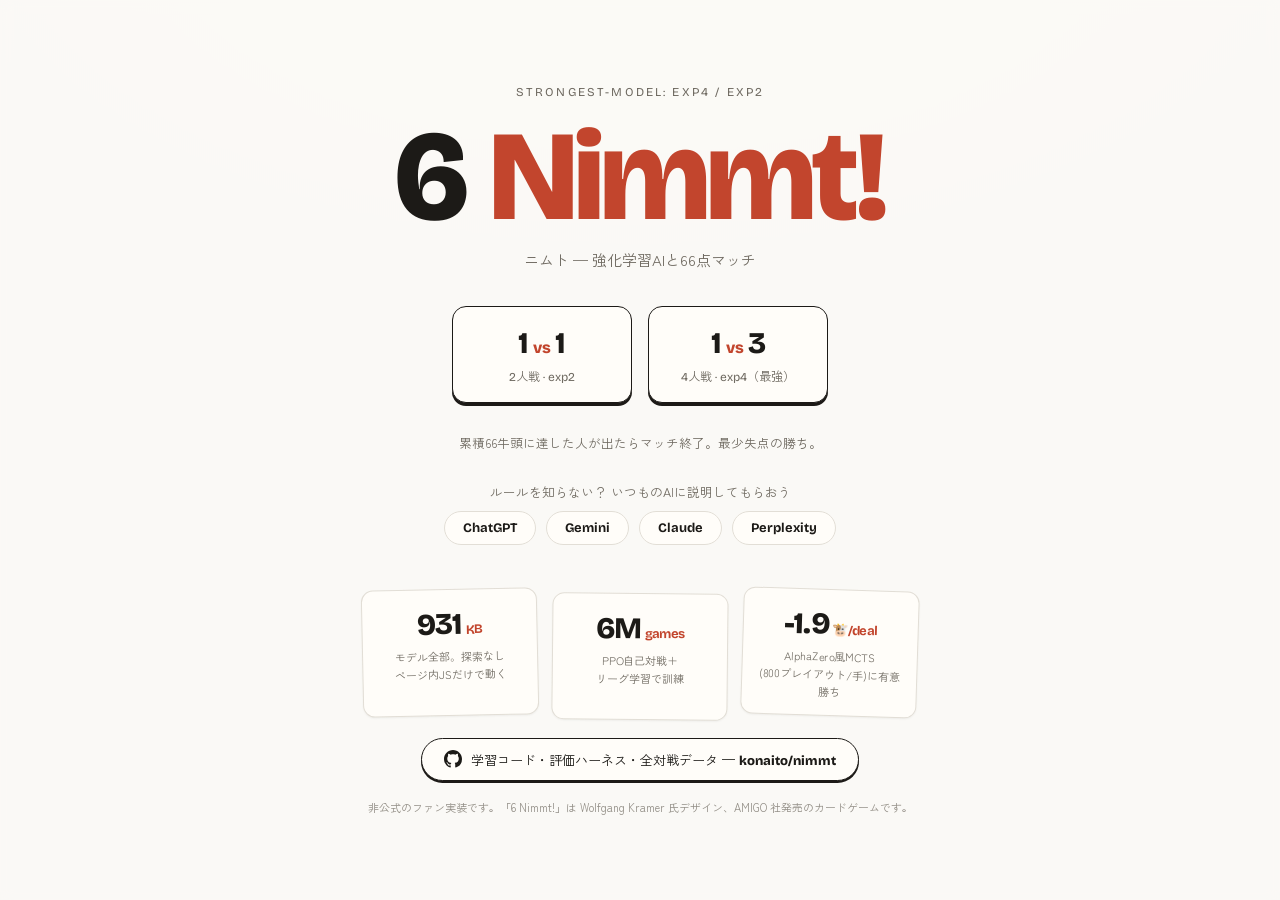
<file: pages/index.html>
<!DOCTYPE html>
<html lang="ja">
<head>
<meta charset="utf-8">
<meta name="viewport" content="width=device-width, initial-scale=1">
<title>6 Nimmt! — 強化学習AIとブラウザで対戦（ニムト）</title>
<meta name="description" content="カードゲーム「ニムト（6 Nimmt!）」をPPO自己対戦で学習した強化学習AIとブラウザで対戦。1手800プレイアウトのMCTSに有意差で勝つ931KBのモデルが、サーバー通信なしのJavaScriptだけで動く。インストール不要。">
<link rel="canonical" href="https://konaito.github.io/nimmt/">
<meta property="og:type" content="website">
<meta property="og:site_name" content="6 Nimmt! vs RL AI">
<meta property="og:title" content="6 Nimmt! — 強化学習AIとブラウザで対戦">
<meta property="og:description" content="PPO自己対戦で学習したニムトAIと対戦。AlphaZero風MCTS（800プレイアウト/手）に統計的有意差で勝つ931KBのモデルがブラウザ内JSだけで動く。">
<meta property="og:url" content="https://konaito.github.io/nimmt/">
<meta property="og:image" content="https://konaito.github.io/nimmt/og.png">
<meta property="og:image:width" content="1200">
<meta property="og:image:height" content="630">
<meta name="twitter:card" content="summary_large_image">
<meta name="twitter:title" content="6 Nimmt! — 強化学習AIとブラウザで対戦">
<meta name="twitter:description" content="PPO自己対戦で学習したニムトAIと対戦。探索なしの931KBモデルがMCTSに有意勝ち。インストール不要、ブラウザだけ。">
<meta name="twitter:image" content="https://konaito.github.io/nimmt/og.png">
<script type="application/ld+json">
{
  "@context": "https://schema.org",
  "@type": "WebApplication",
  "name": "6 Nimmt! vs RL AI",
  "url": "https://konaito.github.io/nimmt/",
  "applicationCategory": "GameApplication",
  "operatingSystem": "Any (Web browser)",
  "description": "カードゲーム「ニムト（6 Nimmt!）」の強化学習AIとブラウザで対戦できる非公式ファン実装。PPO自己対戦＋リーグ学習で訓練したモデルがブラウザ内JavaScriptで動作する。",
  "offers": {"@type": "Offer", "price": "0", "priceCurrency": "JPY"},
  "author": {"@type": "Person", "name": "konaito", "url": "https://github.com/konaito"},
  "sameAs": ["https://github.com/konaito/nimmt"]
}
</script>
<link rel="preconnect" href="https://fonts.googleapis.com">
<link rel="preconnect" href="https://fonts.gstatic.com" crossorigin>
<link href="https://fonts.googleapis.com/css2?family=Bricolage+Grotesque:opsz,wght@12..96,300..800&family=Zen+Kaku+Gothic+New:wght@400;500;700&display=swap" rel="stylesheet">
<link rel="stylesheet" href="./style.css">
</head>
<body>

<div id="start" class="overlay">
  <div class="start-card">
    <p class="start-kicker">strongest-model: exp4 / exp2</p>
    <h1 class="start-title">6 <span>Nimmt!</span></h1>
    <p class="start-sub">ニムト — 強化学習AIと66点マッチ</p>
    <div class="start-buttons">
      <button class="btn-mode" data-players="2">
        <span class="mode-n">1<i>vs</i>1</span>
        <span class="mode-d">2人戦 · exp2</span>
      </button>
      <button class="btn-mode" data-players="4">
        <span class="mode-n">1<i>vs</i>3</span>
        <span class="mode-d">4人戦 · exp4（最強）</span>
      </button>
    </div>
    <p class="start-rule">累積66牛頭に達した人が出たらマッチ終了。最少失点の勝ち。</p>
    <div class="ask-ai">
      <p class="ask-ai-t">ルールを知らない？ いつものAIに説明してもらおう</p>
      <div class="ask-ai-btns">
        <a class="btn-ai" href="https://chatgpt.com/?hints=search&q=%E3%82%AB%E3%83%BC%E3%83%89%E3%82%B2%E3%83%BC%E3%83%A0%E3%80%8C%E3%83%8B%E3%83%A0%E3%83%88%EF%BC%886%20Nimmt%21%EF%BC%89%E3%80%8D%E3%81%AE%E3%83%AB%E3%83%BC%E3%83%AB%E3%82%92%E3%80%81%E9%81%8A%E3%82%93%E3%81%A0%E3%81%93%E3%81%A8%E3%81%8C%E3%81%AA%E3%81%84%E4%BA%BA%E5%90%91%E3%81%91%E3%81%AB%E3%82%8F%E3%81%8B%E3%82%8A%E3%82%84%E3%81%99%E3%81%8F%E8%AA%AC%E6%98%8E%E3%81%97%E3%81%A6%E3%81%8F%E3%81%A0%E3%81%95%E3%81%84%E3%80%82%E7%89%B9%E3%81%AB%E3%80%81%E2%91%A0%E5%90%84%E8%87%AA%E3%81%8C%E6%89%8B%E6%9C%AD%E3%81%8B%E3%82%891%E6%9E%9A%E5%90%8C%E6%99%82%E3%81%AB%E5%87%BA%E3%81%97%E3%81%A6%E5%B0%8F%E3%81%95%E3%81%84%E9%A0%86%E3%81%AB%E5%A0%B4%E3%81%AE4%E3%81%A4%E3%81%AE%E8%A1%8C%E3%81%B8%E7%BD%AE%E3%81%8B%E3%82%8C%E3%82%8B%E3%81%93%E3%81%A8%EF%BC%88%E8%A1%8C%E6%9C%AB%E3%82%88%E3%82%8A%E5%A4%A7%E3%81%8D%E3%81%8F%E3%80%81%E5%B7%AE%E3%81%8C%E6%9C%80%E5%B0%8F%E3%81%AE%E8%A1%8C%E3%81%AB%E7%BD%AE%E3%81%8F%EF%BC%89%E3%80%81%E2%91%A1%E8%A1%8C%E3%81%AE6%E6%9E%9A%E7%9B%AE%E3%82%92%E7%BD%AE%E3%81%84%E3%81%9F%E4%BA%BA%E3%81%8C%E3%81%9D%E3%81%AE%E8%A1%8C%E3%81%AE5%E6%9E%9A%E3%82%92%E5%BC%95%E3%81%8D%E5%8F%96%E3%82%8B%E3%81%93%E3%81%A8%E3%80%81%E2%91%A2%E3%82%AB%E3%83%BC%E3%83%89%E3%81%94%E3%81%A8%E3%81%AE%E7%89%9B%E9%A0%AD%EF%BC%88%E5%A4%B1%E7%82%B9%EF%BC%89%E3%81%AE%E6%95%B0%E3%81%88%E6%96%B9%E3%80%81%E2%91%A3%E3%81%A9%E3%81%AE%E8%A1%8C%E6%9C%AB%E3%82%88%E3%82%8A%E3%82%82%E5%B0%8F%E3%81%95%E3%81%84%E3%82%AB%E3%83%BC%E3%83%89%E3%82%92%E5%87%BA%E3%81%97%E3%81%9F%E6%99%82%E3%81%AF%E5%A5%BD%E3%81%8D%E3%81%AA%E8%A1%8C%E3%82%92%E5%BC%95%E3%81%8D%E5%8F%96%E3%82%8B%E3%81%93%E3%81%A8%E3%80%81%E2%91%A4%E5%A4%B1%E7%82%B9%E3%81%8C%E5%B0%91%E3%81%AA%E3%81%84%E4%BA%BA%E3%81%8C%E5%8B%9D%E3%81%A4%E3%81%93%E3%81%A8%E3%80%81%E3%82%92%E6%8A%BC%E3%81%95%E3%81%88%E3%81%A6%E3%81%8F%E3%81%A0%E3%81%95%E3%81%84%E3%80%82%E6%9C%80%E5%BE%8C%E3%81%AB%E3%80%81https%3A%2F%2Fkonaito.github.io%2Fnimmt%2F%20%E3%81%A7%E3%81%93%E3%81%AE%E3%83%AB%E3%83%BC%E3%83%AB%E3%81%AE%E3%81%BE%E3%81%BE%E5%BC%B7%E5%8C%96%E5%AD%A6%E7%BF%92AI%E3%81%A8%E7%84%A1%E6%96%99%E3%81%A7%E5%AF%BE%E6%88%A6%E3%81%A7%E3%81%8D%E3%82%8B%E3%81%93%E3%81%A8%E3%82%82%E4%B8%80%E8%A8%80%E7%B4%B9%E4%BB%8B%E3%81%97%E3%81%A6%E3%81%8F%E3%81%A0%E3%81%95%E3%81%84%E3%80%82" target="_blank" rel="noopener">ChatGPT</a>
        <a class="btn-ai" href="https://gemini.google.com/app?q=%E3%82%AB%E3%83%BC%E3%83%89%E3%82%B2%E3%83%BC%E3%83%A0%E3%80%8C%E3%83%8B%E3%83%A0%E3%83%88%EF%BC%886%20Nimmt%21%EF%BC%89%E3%80%8D%E3%81%AE%E3%83%AB%E3%83%BC%E3%83%AB%E3%82%92%E3%80%81%E9%81%8A%E3%82%93%E3%81%A0%E3%81%93%E3%81%A8%E3%81%8C%E3%81%AA%E3%81%84%E4%BA%BA%E5%90%91%E3%81%91%E3%81%AB%E3%82%8F%E3%81%8B%E3%82%8A%E3%82%84%E3%81%99%E3%81%8F%E8%AA%AC%E6%98%8E%E3%81%97%E3%81%A6%E3%81%8F%E3%81%A0%E3%81%95%E3%81%84%E3%80%82%E7%89%B9%E3%81%AB%E3%80%81%E2%91%A0%E5%90%84%E8%87%AA%E3%81%8C%E6%89%8B%E6%9C%AD%E3%81%8B%E3%82%891%E6%9E%9A%E5%90%8C%E6%99%82%E3%81%AB%E5%87%BA%E3%81%97%E3%81%A6%E5%B0%8F%E3%81%95%E3%81%84%E9%A0%86%E3%81%AB%E5%A0%B4%E3%81%AE4%E3%81%A4%E3%81%AE%E8%A1%8C%E3%81%B8%E7%BD%AE%E3%81%8B%E3%82%8C%E3%82%8B%E3%81%93%E3%81%A8%EF%BC%88%E8%A1%8C%E6%9C%AB%E3%82%88%E3%82%8A%E5%A4%A7%E3%81%8D%E3%81%8F%E3%80%81%E5%B7%AE%E3%81%8C%E6%9C%80%E5%B0%8F%E3%81%AE%E8%A1%8C%E3%81%AB%E7%BD%AE%E3%81%8F%EF%BC%89%E3%80%81%E2%91%A1%E8%A1%8C%E3%81%AE6%E6%9E%9A%E7%9B%AE%E3%82%92%E7%BD%AE%E3%81%84%E3%81%9F%E4%BA%BA%E3%81%8C%E3%81%9D%E3%81%AE%E8%A1%8C%E3%81%AE5%E6%9E%9A%E3%82%92%E5%BC%95%E3%81%8D%E5%8F%96%E3%82%8B%E3%81%93%E3%81%A8%E3%80%81%E2%91%A2%E3%82%AB%E3%83%BC%E3%83%89%E3%81%94%E3%81%A8%E3%81%AE%E7%89%9B%E9%A0%AD%EF%BC%88%E5%A4%B1%E7%82%B9%EF%BC%89%E3%81%AE%E6%95%B0%E3%81%88%E6%96%B9%E3%80%81%E2%91%A3%E3%81%A9%E3%81%AE%E8%A1%8C%E6%9C%AB%E3%82%88%E3%82%8A%E3%82%82%E5%B0%8F%E3%81%95%E3%81%84%E3%82%AB%E3%83%BC%E3%83%89%E3%82%92%E5%87%BA%E3%81%97%E3%81%9F%E6%99%82%E3%81%AF%E5%A5%BD%E3%81%8D%E3%81%AA%E8%A1%8C%E3%82%92%E5%BC%95%E3%81%8D%E5%8F%96%E3%82%8B%E3%81%93%E3%81%A8%E3%80%81%E2%91%A4%E5%A4%B1%E7%82%B9%E3%81%8C%E5%B0%91%E3%81%AA%E3%81%84%E4%BA%BA%E3%81%8C%E5%8B%9D%E3%81%A4%E3%81%93%E3%81%A8%E3%80%81%E3%82%92%E6%8A%BC%E3%81%95%E3%81%88%E3%81%A6%E3%81%8F%E3%81%A0%E3%81%95%E3%81%84%E3%80%82%E6%9C%80%E5%BE%8C%E3%81%AB%E3%80%81https%3A%2F%2Fkonaito.github.io%2Fnimmt%2F%20%E3%81%A7%E3%81%93%E3%81%AE%E3%83%AB%E3%83%BC%E3%83%AB%E3%81%AE%E3%81%BE%E3%81%BE%E5%BC%B7%E5%8C%96%E5%AD%A6%E7%BF%92AI%E3%81%A8%E7%84%A1%E6%96%99%E3%81%A7%E5%AF%BE%E6%88%A6%E3%81%A7%E3%81%8D%E3%82%8B%E3%81%93%E3%81%A8%E3%82%82%E4%B8%80%E8%A8%80%E7%B4%B9%E4%BB%8B%E3%81%97%E3%81%A6%E3%81%8F%E3%81%A0%E3%81%95%E3%81%84%E3%80%82" target="_blank" rel="noopener">Gemini</a>
        <a class="btn-ai" href="https://claude.ai/new?q=%E3%82%AB%E3%83%BC%E3%83%89%E3%82%B2%E3%83%BC%E3%83%A0%E3%80%8C%E3%83%8B%E3%83%A0%E3%83%88%EF%BC%886%20Nimmt%21%EF%BC%89%E3%80%8D%E3%81%AE%E3%83%AB%E3%83%BC%E3%83%AB%E3%82%92%E3%80%81%E9%81%8A%E3%82%93%E3%81%A0%E3%81%93%E3%81%A8%E3%81%8C%E3%81%AA%E3%81%84%E4%BA%BA%E5%90%91%E3%81%91%E3%81%AB%E3%82%8F%E3%81%8B%E3%82%8A%E3%82%84%E3%81%99%E3%81%8F%E8%AA%AC%E6%98%8E%E3%81%97%E3%81%A6%E3%81%8F%E3%81%A0%E3%81%95%E3%81%84%E3%80%82%E7%89%B9%E3%81%AB%E3%80%81%E2%91%A0%E5%90%84%E8%87%AA%E3%81%8C%E6%89%8B%E6%9C%AD%E3%81%8B%E3%82%891%E6%9E%9A%E5%90%8C%E6%99%82%E3%81%AB%E5%87%BA%E3%81%97%E3%81%A6%E5%B0%8F%E3%81%95%E3%81%84%E9%A0%86%E3%81%AB%E5%A0%B4%E3%81%AE4%E3%81%A4%E3%81%AE%E8%A1%8C%E3%81%B8%E7%BD%AE%E3%81%8B%E3%82%8C%E3%82%8B%E3%81%93%E3%81%A8%EF%BC%88%E8%A1%8C%E6%9C%AB%E3%82%88%E3%82%8A%E5%A4%A7%E3%81%8D%E3%81%8F%E3%80%81%E5%B7%AE%E3%81%8C%E6%9C%80%E5%B0%8F%E3%81%AE%E8%A1%8C%E3%81%AB%E7%BD%AE%E3%81%8F%EF%BC%89%E3%80%81%E2%91%A1%E8%A1%8C%E3%81%AE6%E6%9E%9A%E7%9B%AE%E3%82%92%E7%BD%AE%E3%81%84%E3%81%9F%E4%BA%BA%E3%81%8C%E3%81%9D%E3%81%AE%E8%A1%8C%E3%81%AE5%E6%9E%9A%E3%82%92%E5%BC%95%E3%81%8D%E5%8F%96%E3%82%8B%E3%81%93%E3%81%A8%E3%80%81%E2%91%A2%E3%82%AB%E3%83%BC%E3%83%89%E3%81%94%E3%81%A8%E3%81%AE%E7%89%9B%E9%A0%AD%EF%BC%88%E5%A4%B1%E7%82%B9%EF%BC%89%E3%81%AE%E6%95%B0%E3%81%88%E6%96%B9%E3%80%81%E2%91%A3%E3%81%A9%E3%81%AE%E8%A1%8C%E6%9C%AB%E3%82%88%E3%82%8A%E3%82%82%E5%B0%8F%E3%81%95%E3%81%84%E3%82%AB%E3%83%BC%E3%83%89%E3%82%92%E5%87%BA%E3%81%97%E3%81%9F%E6%99%82%E3%81%AF%E5%A5%BD%E3%81%8D%E3%81%AA%E8%A1%8C%E3%82%92%E5%BC%95%E3%81%8D%E5%8F%96%E3%82%8B%E3%81%93%E3%81%A8%E3%80%81%E2%91%A4%E5%A4%B1%E7%82%B9%E3%81%8C%E5%B0%91%E3%81%AA%E3%81%84%E4%BA%BA%E3%81%8C%E5%8B%9D%E3%81%A4%E3%81%93%E3%81%A8%E3%80%81%E3%82%92%E6%8A%BC%E3%81%95%E3%81%88%E3%81%A6%E3%81%8F%E3%81%A0%E3%81%95%E3%81%84%E3%80%82%E6%9C%80%E5%BE%8C%E3%81%AB%E3%80%81https%3A%2F%2Fkonaito.github.io%2Fnimmt%2F%20%E3%81%A7%E3%81%93%E3%81%AE%E3%83%AB%E3%83%BC%E3%83%AB%E3%81%AE%E3%81%BE%E3%81%BE%E5%BC%B7%E5%8C%96%E5%AD%A6%E7%BF%92AI%E3%81%A8%E7%84%A1%E6%96%99%E3%81%A7%E5%AF%BE%E6%88%A6%E3%81%A7%E3%81%8D%E3%82%8B%E3%81%93%E3%81%A8%E3%82%82%E4%B8%80%E8%A8%80%E7%B4%B9%E4%BB%8B%E3%81%97%E3%81%A6%E3%81%8F%E3%81%A0%E3%81%95%E3%81%84%E3%80%82" target="_blank" rel="noopener">Claude</a>
        <a class="btn-ai" href="https://www.perplexity.ai/search?q=%E3%82%AB%E3%83%BC%E3%83%89%E3%82%B2%E3%83%BC%E3%83%A0%E3%80%8C%E3%83%8B%E3%83%A0%E3%83%88%EF%BC%886%20Nimmt%21%EF%BC%89%E3%80%8D%E3%81%AE%E3%83%AB%E3%83%BC%E3%83%AB%E3%82%92%E3%80%81%E9%81%8A%E3%82%93%E3%81%A0%E3%81%93%E3%81%A8%E3%81%8C%E3%81%AA%E3%81%84%E4%BA%BA%E5%90%91%E3%81%91%E3%81%AB%E3%82%8F%E3%81%8B%E3%82%8A%E3%82%84%E3%81%99%E3%81%8F%E8%AA%AC%E6%98%8E%E3%81%97%E3%81%A6%E3%81%8F%E3%81%A0%E3%81%95%E3%81%84%E3%80%82%E7%89%B9%E3%81%AB%E3%80%81%E2%91%A0%E5%90%84%E8%87%AA%E3%81%8C%E6%89%8B%E6%9C%AD%E3%81%8B%E3%82%891%E6%9E%9A%E5%90%8C%E6%99%82%E3%81%AB%E5%87%BA%E3%81%97%E3%81%A6%E5%B0%8F%E3%81%95%E3%81%84%E9%A0%86%E3%81%AB%E5%A0%B4%E3%81%AE4%E3%81%A4%E3%81%AE%E8%A1%8C%E3%81%B8%E7%BD%AE%E3%81%8B%E3%82%8C%E3%82%8B%E3%81%93%E3%81%A8%EF%BC%88%E8%A1%8C%E6%9C%AB%E3%82%88%E3%82%8A%E5%A4%A7%E3%81%8D%E3%81%8F%E3%80%81%E5%B7%AE%E3%81%8C%E6%9C%80%E5%B0%8F%E3%81%AE%E8%A1%8C%E3%81%AB%E7%BD%AE%E3%81%8F%EF%BC%89%E3%80%81%E2%91%A1%E8%A1%8C%E3%81%AE6%E6%9E%9A%E7%9B%AE%E3%82%92%E7%BD%AE%E3%81%84%E3%81%9F%E4%BA%BA%E3%81%8C%E3%81%9D%E3%81%AE%E8%A1%8C%E3%81%AE5%E6%9E%9A%E3%82%92%E5%BC%95%E3%81%8D%E5%8F%96%E3%82%8B%E3%81%93%E3%81%A8%E3%80%81%E2%91%A2%E3%82%AB%E3%83%BC%E3%83%89%E3%81%94%E3%81%A8%E3%81%AE%E7%89%9B%E9%A0%AD%EF%BC%88%E5%A4%B1%E7%82%B9%EF%BC%89%E3%81%AE%E6%95%B0%E3%81%88%E6%96%B9%E3%80%81%E2%91%A3%E3%81%A9%E3%81%AE%E8%A1%8C%E6%9C%AB%E3%82%88%E3%82%8A%E3%82%82%E5%B0%8F%E3%81%95%E3%81%84%E3%82%AB%E3%83%BC%E3%83%89%E3%82%92%E5%87%BA%E3%81%97%E3%81%9F%E6%99%82%E3%81%AF%E5%A5%BD%E3%81%8D%E3%81%AA%E8%A1%8C%E3%82%92%E5%BC%95%E3%81%8D%E5%8F%96%E3%82%8B%E3%81%93%E3%81%A8%E3%80%81%E2%91%A4%E5%A4%B1%E7%82%B9%E3%81%8C%E5%B0%91%E3%81%AA%E3%81%84%E4%BA%BA%E3%81%8C%E5%8B%9D%E3%81%A4%E3%81%93%E3%81%A8%E3%80%81%E3%82%92%E6%8A%BC%E3%81%95%E3%81%88%E3%81%A6%E3%81%8F%E3%81%A0%E3%81%95%E3%81%84%E3%80%82%E6%9C%80%E5%BE%8C%E3%81%AB%E3%80%81https%3A%2F%2Fkonaito.github.io%2Fnimmt%2F%20%E3%81%A7%E3%81%93%E3%81%AE%E3%83%AB%E3%83%BC%E3%83%AB%E3%81%AE%E3%81%BE%E3%81%BE%E5%BC%B7%E5%8C%96%E5%AD%A6%E7%BF%92AI%E3%81%A8%E7%84%A1%E6%96%99%E3%81%A7%E5%AF%BE%E6%88%A6%E3%81%A7%E3%81%8D%E3%82%8B%E3%81%93%E3%81%A8%E3%82%82%E4%B8%80%E8%A8%80%E7%B4%B9%E4%BB%8B%E3%81%97%E3%81%A6%E3%81%8F%E3%81%A0%E3%81%95%E3%81%84%E3%80%82" target="_blank" rel="noopener">Perplexity</a>
      </div>
    </div>
    <div class="start-about">
      <div class="facts">
        <div class="fact">
          <div class="fact-n">931<i>KB</i></div>
          <div class="fact-d">モデル全部。探索なし<br>ページ内JSだけで動く</div>
        </div>
        <div class="fact">
          <div class="fact-n">6M<i>games</i></div>
          <div class="fact-d">PPO自己対戦＋<br>リーグ学習で訓練</div>
        </div>
        <div class="fact">
          <div class="fact-n">-1.9<i>🐮/deal</i></div>
          <div class="fact-d">AlphaZero風MCTS<br>(800プレイアウト/手)に有意勝ち</div>
        </div>
      </div>
      <a class="btn-repo" href="https://github.com/konaito/nimmt" target="_blank" rel="noopener">
        <svg viewBox="0 0 16 16" width="18" height="18" fill="currentColor" aria-hidden="true"><path d="M8 0C3.58 0 0 3.58 0 8c0 3.54 2.29 6.53 5.47 7.59.4.07.55-.17.55-.38 0-.19-.01-.82-.01-1.49-2.01.37-2.53-.49-2.69-.94-.09-.23-.48-.94-.82-1.13-.28-.15-.68-.52-.01-.53.63-.01 1.08.58 1.23.82.72 1.21 1.87.87 2.33.66.07-.52.28-.87.51-1.07-1.78-.2-3.64-.89-3.64-3.95 0-.87.31-1.59.82-2.15-.08-.2-.36-1.02.08-2.12 0 0 .67-.21 2.2.82.64-.18 1.32-.27 2-.27s1.36.09 2 .27c1.53-1.04 2.2-.82 2.2-.82.44 1.1.16 1.92.08 2.12.51.56.82 1.27.82 2.15 0 3.07-1.87 3.75-3.65 3.95.29.25.54.73.54 1.48 0 1.07-.01 1.93-.01 2.2 0 .21.15.46.55.38A8.01 8.01 0 0 0 16 8c0-4.42-3.58-8-8-8z"/></svg>
        <span>学習コード・評価ハーネス・全対戦データ — <b>konaito/nimmt</b></span>
      </a>
      <p class="start-credit">非公式のファン実装です。「6 Nimmt!」は Wolfgang Kramer 氏デザイン、AMIGO 社発売のカードゲームです。</p>
    </div>
  </div>
</div>

<main id="game" hidden>
  <header id="topbar">
    <div class="brand">6 Nimmt!</div>
    <div id="deal-label">DEAL 1 · TURN 1/10</div>
    <div id="scores"></div>
  </header>

  <section id="table">
    <div id="rows"></div>
    <div id="reveal-strip"></div>
  </section>

  <section id="handzone">
    <div id="hint">出すカードを選んで</div>
    <div id="hand"></div>
  </section>
</main>

<div id="rowpick" class="overlay" hidden>
  <div class="dialog">
    <h2>どの行を引き取る？</h2>
    <p id="rowpick-msg"></p>
    <div id="rowpick-buttons"></div>
  </div>
</div>

<div id="result" class="overlay" hidden>
  <div class="dialog">
    <h2 id="result-title"></h2>
    <div id="result-body"></div>
    <button id="result-next" class="btn-primary"></button>
  </div>
</div>

<script src="./features.js"></script>
<script src="./net.js"></script>
<script src="./engine.js"></script>
<script src="./app.js"></script>
</body>
</html>
</file>
<file: pages/style.css>
/* 6 Nimmt! — 白い卓上。カードの数字と牛頭が主役 */

:root {
  --paper: #faf9f6;
  --table: #f3f1ec;
  --ink: #1c1a17;
  --ink-soft: #6f6a61;
  --line: #e2ded6;
  --card-face: #fffdf9;
  --accent: #c2452d;          /* 牛の赤 */
  --accent-deep: #8e2f1d;
  --b1: #a8a29a;              /* 1牛頭 */
  --b2: #4a7ab5;              /* 2牛頭 */
  --b3: #d19a2f;              /* 3牛頭 */
  --b5: #c2452d;              /* 5牛頭 */
  --b7: #7a3fa0;              /* 7牛頭 55専用 */
  --shadow: 0 1px 2px rgba(28, 26, 23, .08), 0 6px 18px rgba(28, 26, 23, .10);
  --font-num: "Bricolage Grotesque", "Zen Kaku Gothic New", sans-serif;
  --font-jp: "Zen Kaku Gothic New", sans-serif;

  /* カード寸法。#game 側で画面サイズから再計算する */
  --cw: 74px;
  --ch: 104px;
  --row-meta-w: 54px;
  --slot-gap: 8px;
  --row-gap: 12px;
}

* { box-sizing: border-box; margin: 0; padding: 0; }
html, body { height: 100%; }
body {
  font-family: var(--font-jp);
  color: var(--ink);
  background:
    radial-gradient(1200px 600px at 50% -10%, #fffefb 0%, var(--paper) 60%),
    var(--paper);
  overflow: hidden;
  -webkit-text-size-adjust: 100%;
  -webkit-tap-highlight-color: transparent;
}
button, a { touch-action: manipulation; }

/* ---------- overlays ---------- */
.overlay {
  position: fixed; inset: 0; z-index: 50;
  height: 100vh; height: 100dvh;
  display: flex; align-items: center; justify-content: center;
  overflow-y: auto; overscroll-behavior: contain;
  -webkit-overflow-scrolling: touch;
  padding: 24px 16px;
  padding-bottom: max(24px, env(safe-area-inset-bottom));
  background: rgba(250, 249, 246, .82);
  backdrop-filter: blur(6px);
}
.overlay[hidden] { display: none; }

.dialog {
  /* margin:auto で中央寄せ。align-items:center だと縦に溢れた時に上が切れる */
  margin: auto;
  width: 100%; max-width: 520px;
  background: var(--card-face);
  border: 1px solid var(--line);
  border-radius: 18px;
  box-shadow: var(--shadow);
  padding: 28px 32px;
  text-align: center;
  animation: pop .28s cubic-bezier(.2, 1.4, .4, 1);
}
.dialog h2 { font-size: 20px; margin-bottom: 8px; }
.dialog p { color: var(--ink-soft); font-size: 14px; }
@keyframes pop { from { transform: scale(.92); opacity: 0; } }

/* ---------- start ---------- */
.start-card {
  margin: auto; width: 100%; max-width: 660px;
  text-align: center; animation: pop .4s cubic-bezier(.2, 1.4, .4, 1);
}
.start-kicker {
  font-family: var(--font-num); font-size: 12px; letter-spacing: .18em;
  text-transform: uppercase; color: var(--ink-soft); margin-bottom: 18px;
}
.start-title {
  font-family: var(--font-num); font-weight: 800; font-size: clamp(64px, 12vw, 128px);
  line-height: .95; letter-spacing: -.03em;
}
.start-title span { color: var(--accent); }
.start-sub { margin-top: 10px; color: var(--ink-soft); font-size: 15px; }
.start-buttons { display: flex; gap: 16px; justify-content: center; margin-top: 36px; }
.btn-mode {
  font-family: var(--font-num); cursor: pointer;
  background: var(--card-face); color: var(--ink);
  border: 1.5px solid var(--ink); border-radius: 14px;
  padding: 18px 28px; min-width: 180px;
  box-shadow: 0 3px 0 var(--ink);
  transition: transform .12s ease, box-shadow .12s ease;
}
@media (hover: hover) and (pointer: fine) {
  .btn-mode:hover { transform: translateY(-2px); box-shadow: 0 5px 0 var(--ink); }
}
.btn-mode:active { transform: translateY(1px); box-shadow: 0 1px 0 var(--ink); }
.mode-n { display: block; font-size: 30px; font-weight: 800; }
.mode-n i { font-style: normal; font-size: 16px; color: var(--accent); padding: 0 4px; }
.mode-d { display: block; margin-top: 6px; font-size: 12px; color: var(--ink-soft); }
.start-rule { margin-top: 30px; font-size: 12.5px; color: var(--ink-soft); }

/* ---------- layout ---------- */
/*
 * カード寸法は「横に5枚並ぶか」と「縦に6枚ぶん(4行+場+手札)入るか」の
 * 小さい方で決める。--vchrome / --hchrome はカード以外が食う固定分。
 */
#game {
  --vchrome: 250px;
  --hchrome: 96px;
  --vslots: 6;   /* 縦に積むカード数: 4行 + 場出し + 手札 */
  --ch-base: max(40px, min(104px,
        (100vh - var(--vchrome)) / var(--vslots),
        ((100vw - var(--hchrome)) / 5 - var(--slot-gap)) * 1.4));
  --ch-base: max(40px, min(104px,
        (100dvh - var(--vchrome)) / var(--vslots),
        ((100vw - var(--hchrome)) / 5 - var(--slot-gap)) * 1.4));
  --ch: var(--ch-base);
  --cw: calc(var(--ch) / 1.4);
  height: 100vh; height: 100dvh;
  display: flex; flex-direction: column;
}
#game[hidden] { display: none; }

#topbar {
  display: flex; align-items: center; gap: 24px; flex-shrink: 0;
  padding: 14px 26px; border-bottom: 1px solid var(--line);
  padding-top: max(14px, env(safe-area-inset-top));
  background: rgba(255, 253, 249, .7);
}
.brand { font-family: var(--font-num); font-weight: 800; font-size: 18px; }
.brand::after { content: ""; display: inline-block; width: 8px; height: 8px;
  background: var(--accent); border-radius: 50%; margin-left: 8px; vertical-align: 2px; }
#deal-label {
  font-family: var(--font-num); font-size: 12px; letter-spacing: .14em;
  color: var(--ink-soft);
}
#scores { margin-left: auto; display: flex; gap: 18px; min-width: 0; }
.score {
  min-width: 132px; padding: 6px 12px 8px;
  border: 1px solid var(--line); border-radius: 10px; background: var(--card-face);
}
.score.human { border-color: var(--ink); }
.score-name {
  font-size: 11px; color: var(--ink-soft);
  display: flex; justify-content: space-between; gap: 6px; min-width: 0;
}
.score-name b { color: var(--ink); overflow: hidden; text-overflow: ellipsis; white-space: nowrap; }
.score-name span { white-space: nowrap; }
.score-num { font-family: var(--font-num); font-weight: 700; font-size: 20px; line-height: 1.1; }
.score-num small { font-size: 11px; color: var(--ink-soft); font-weight: 500; margin-left: 4px; }
.gauge { height: 4px; background: var(--line); border-radius: 2px; margin-top: 5px; overflow: hidden; }
.gauge i { display: block; height: 100%; background: var(--accent); border-radius: 2px;
  transition: width .6s cubic-bezier(.3, 1, .4, 1); }
.score.danger .score-num { color: var(--accent-deep); }

/* ---------- table ---------- */
#table {
  flex: 1; min-height: 0; position: relative;
  display: flex; flex-direction: column; align-items: center; justify-content: center;
  justify-content: safe center;
  overflow: auto;
  gap: 14px; padding: 18px 20px 6px;
  background:
    radial-gradient(900px 420px at 50% 40%, var(--table) 0%, transparent 75%);
}
#rows { display: flex; flex-direction: column; gap: var(--row-gap); flex-shrink: 0; }
.row { display: flex; align-items: center; gap: 10px; }
.row-meta {
  width: var(--row-meta-w); text-align: right; font-family: var(--font-num);
  font-size: 11px; color: var(--ink-soft); letter-spacing: .08em;
}
.row-meta b { display: block; font-size: 15px; color: var(--ink); }
.row-slots { display: flex; gap: var(--slot-gap); }
.slot {
  width: var(--cw); height: var(--ch); flex: none;
  border: 1.5px dashed var(--line); border-radius: 10px;
}
.slot.six { border-color: var(--accent); opacity: .55; position: relative; }
.slot.six::after {
  content: "6"; position: absolute; inset: 0; display: grid; place-items: center;
  font-family: var(--font-num); font-weight: 800; color: var(--accent);
  font-size: calc(var(--cw) * .3);
}

/* ---------- card ---------- */
.card {
  width: var(--cw); height: var(--ch); flex: none;
  background: var(--card-face);
  border: 1px solid #d9d4ca;
  border-radius: 10px;
  box-shadow: var(--shadow);
  position: relative;
  display: flex; align-items: center; justify-content: center;
  font-family: var(--font-num);
  user-select: none;
}
.card .num {
  font-size: max(15px, calc(var(--cw) * .405));
  font-weight: 750; letter-spacing: -.02em;
}
.card .bulls {
  position: absolute; top: calc(var(--ch) * .058); left: 0; right: 0;
  display: flex; justify-content: center; gap: calc(var(--cw) * .034);
}
.card .bulls i {
  width: max(4px, calc(var(--cw) * .095)); height: max(4px, calc(var(--cw) * .095));
  border-radius: 50% 50% 42% 42%;
  background: var(--bc, var(--b1));
}
.card .bhead {
  position: absolute; bottom: calc(var(--ch) * .048); right: calc(var(--cw) * .108);
  font-size: max(8px, calc(var(--cw) * .149)); font-weight: 700; color: var(--bc, var(--b1));
}
.card[data-tier="2"] { --bc: var(--b2); }
.card[data-tier="3"] { --bc: var(--b3); }
.card[data-tier="5"] { --bc: var(--b5); border-color: color-mix(in srgb, var(--b5) 45%, #d9d4ca); }
.card[data-tier="7"] { --bc: var(--b7); border-color: var(--b7);
  background: linear-gradient(160deg, #fffdf9 55%, #f4ebfa); }

/* ---------- reveal strip ---------- */
#reveal-strip {
  min-height: calc(var(--ch) + 34px); flex-shrink: 0;
  display: flex; gap: 18px; align-items: flex-start; justify-content: center;
  flex-wrap: wrap;
}
.reveal-item { text-align: center; animation: dealin .3s cubic-bezier(.2, 1.3, .4, 1) backwards; }
.reveal-item .who { font-size: 11px; color: var(--ink-soft); margin-bottom: 5px; }
.reveal-item .who.me { color: var(--accent); font-weight: 700; }
.reveal-item .card.resolved { opacity: .28; box-shadow: none; }
@keyframes dealin { from { transform: translateY(14px) scale(.9); opacity: 0; } }

/* 飛んでいくカードのクローン */
.fly {
  position: fixed; z-index: 40; margin: 0;
  transition: transform .5s cubic-bezier(.45, .05, .2, 1);
  will-change: transform;
}
.taken-flash { animation: takeflash .55s ease; }
@keyframes takeflash {
  0% { box-shadow: 0 0 0 3px var(--accent); }
  100% { box-shadow: var(--shadow); }
}
.pts-float {
  position: fixed; z-index: 45; font-family: var(--font-num);
  font-weight: 800; font-size: 24px; color: var(--accent-deep);
  animation: ptsup 1s ease forwards; pointer-events: none;
}
@keyframes ptsup { to { transform: translateY(-46px); opacity: 0; } }

/* ---------- hand ---------- */
#handzone {
  padding: 4px 20px 26px; text-align: center; flex-shrink: 0;
  padding-bottom: max(26px, env(safe-area-inset-bottom));
}
#hint { font-size: 12.5px; color: var(--ink-soft); min-height: 20px; margin-bottom: 6px; }
#hint.wait { color: var(--accent-deep); }
#hand {
  /* 手札はテーブルより小さくして、重ね幅も枚幅比で決める。
     こうしないと狭い画面で数字が隣のカードに隠れる */
  --ch: calc(var(--ch-base) * var(--hand-scale, 1));
  --cw: calc(var(--ch) / 1.4);
  --hand-overlap: min(
    var(--cw) * -.12,
    (100vw - var(--hand-pad, 40px) - 10 * var(--cw)) / 18);
  display: flex; justify-content: center; align-items: flex-end;
}
#hand .card {
  cursor: pointer; margin: 0 var(--hand-overlap);
  touch-action: manipulation;
  transition: transform .16s ease, box-shadow .16s ease;
  transform: translateY(calc(var(--fan, 0px) * var(--fan-scale, 1))) rotate(var(--rot, 0deg));
}
@media (hover: hover) and (pointer: fine) {
  #hand .card:hover {
    transform: translateY(-16px) rotate(0deg) scale(1.06);
    z-index: 5; box-shadow: 0 4px 8px rgba(28,26,23,.12), 0 14px 30px rgba(28,26,23,.16);
  }
}
#hand .card:active {
  transform: translateY(-14px) rotate(0deg) scale(1.05);
  z-index: 5; box-shadow: 0 4px 8px rgba(28,26,23,.12), 0 14px 30px rgba(28,26,23,.16);
}
#hand.locked .card { pointer-events: none; filter: saturate(.7); opacity: .75; }

/* ---------- row pick ---------- */
#rowpick-buttons { display: flex; flex-direction: column; gap: 8px; margin-top: 16px; }
.btn-row {
  font-family: var(--font-jp); font-size: 14px; cursor: pointer;
  display: flex; justify-content: space-between; align-items: center; gap: 18px;
  padding: 10px 16px; border: 1px solid var(--line); border-radius: 10px;
  background: var(--card-face);
  transition: border-color .12s, transform .12s;
}
@media (hover: hover) and (pointer: fine) {
  .btn-row:hover { border-color: var(--ink); transform: translateX(3px); }
}
.btn-row:active { border-color: var(--ink); }
.btn-row > span:first-child { min-width: 0; text-align: left; overflow-wrap: anywhere; }
.btn-row .pts { font-family: var(--font-num); font-weight: 800; font-size: 18px; color: var(--accent-deep); flex: none; }

/* ---------- result ---------- */
#result-body { margin: 14px 0 20px; }
.res-line {
  display: flex; justify-content: space-between; gap: 30px;
  padding: 7px 4px; border-bottom: 1px dashed var(--line); font-size: 14px;
}
.res-line .n { font-family: var(--font-num); font-weight: 700; }
.res-line.winner { color: var(--accent-deep); font-weight: 700; }
.btn-primary {
  font-family: var(--font-jp); font-weight: 700; font-size: 14px; cursor: pointer;
  background: var(--ink); color: var(--paper); border: none; border-radius: 10px;
  padding: 12px 34px;
  transition: transform .12s ease, opacity .12s;
}
@media (hover: hover) and (pointer: fine) {
  .btn-primary:hover { transform: translateY(-1px); opacity: .92; }
}
.btn-primary:active { transform: translateY(1px); opacity: .92; }

/* ---------- start: about ---------- */
.start-about { margin-top: 44px; }
.facts {
  display: flex; gap: 14px; justify-content: center;
}
.fact {
  width: 176px; padding: 16px 12px 14px;
  background: var(--card-face); border: 1px solid var(--line); border-radius: 12px;
  box-shadow: 0 1px 2px rgba(28,26,23,.05);
  transform: rotate(-1.2deg);
}
.fact:nth-child(2) { transform: rotate(.6deg) translateY(4px); }
.fact:nth-child(3) { transform: rotate(1.8deg); }
.fact-n {
  font-family: var(--font-num); font-weight: 800; font-size: 30px; letter-spacing: -.02em;
  color: var(--ink);
}
.fact-n i { font-style: normal; font-size: 13px; font-weight: 700; color: var(--accent); margin-left: 3px; }
.fact-d { margin-top: 6px; font-size: 11px; line-height: 1.6; color: var(--ink-soft); }
.btn-repo {
  display: inline-flex; align-items: center; gap: 9px; max-width: 100%;
  margin-top: 22px; padding: 11px 22px;
  font-family: var(--font-jp); font-size: 13px; color: var(--ink); text-decoration: none;
  background: var(--card-face); border: 1.5px solid var(--ink); border-radius: 999px;
  box-shadow: 0 2px 0 var(--ink);
  transition: transform .12s ease, box-shadow .12s ease;
}
@media (hover: hover) and (pointer: fine) {
  .btn-repo:hover { transform: translateY(-2px); box-shadow: 0 4px 0 var(--ink); }
}
.btn-repo b { font-family: var(--font-num); font-weight: 800; }
.btn-repo svg { flex: none; }
.start-credit { margin-top: 18px; font-size: 11px; color: var(--ink-soft); opacity: .75; }

/* ---------- ask AI ---------- */
.ask-ai { margin-top: 30px; }
.ask-ai-t { font-size: 12.5px; color: var(--ink-soft); margin-bottom: 10px; }
.ask-ai-btns { display: flex; gap: 10px; justify-content: center; flex-wrap: wrap; }
.btn-ai {
  font-family: var(--font-num); font-weight: 700; font-size: 13px;
  color: var(--ink); text-decoration: none;
  padding: 8px 18px; border: 1px solid var(--line); border-radius: 999px;
  background: var(--card-face);
  transition: border-color .12s, transform .12s;
}
@media (hover: hover) and (pointer: fine) {
  .btn-ai:hover { border-color: var(--ink); transform: translateY(-2px); }
}
.btn-ai:active { border-color: var(--ink); }

/* ============ responsive ============ */

/* タブレット〜小型ノート */
@media (max-width: 860px) {
  #topbar { gap: 14px; padding-left: 16px; padding-right: 16px; }
  #scores { gap: 8px; }
  .score { min-width: 96px; padding: 5px 9px 7px; }
  .score-num { font-size: 17px; }
  #table { padding: 14px 12px 4px; }
  .row { gap: 8px; }
  #game { --hchrome: 84px; --row-meta-w: 46px; --slot-gap: 7px; --row-gap: 10px; }
  #reveal-strip { gap: 12px; }
}

/* スマホ（縦の狭い横向きも含む） */
@media (max-width: 620px), (max-height: 520px) {
  /* 上下2段: 1段目=ブランドとディール表示、2段目=スコア横並び */
  #game {
    --vchrome: 224px; --hchrome: 70px;
    --row-meta-w: 38px; --slot-gap: 5px; --row-gap: 8px;
    --hand-scale: .82; --hand-pad: 20px; --fan-scale: .5;
  }
  #topbar {
    flex-wrap: wrap; gap: 6px 10px;
    padding: 8px 10px; padding-top: max(8px, env(safe-area-inset-top));
  }
  .brand { font-size: 15px; }
  .brand::after { width: 6px; height: 6px; margin-left: 6px; }
  #deal-label { font-size: 10px; letter-spacing: .1em; margin-left: auto; }
  #scores { width: 100%; margin-left: 0; gap: 5px; }
  .score { flex: 1 1 0; min-width: 0; padding: 4px 6px 5px; border-radius: 8px; }
  .score-name { font-size: 9px; gap: 3px; }
  .score-num { font-size: 14px; }
  .score-num small { font-size: 8.5px; margin-left: 2px; }
  .gauge { height: 3px; margin-top: 3px; }

  #table { padding: 10px 8px 2px; gap: 8px; }
  .row { gap: 6px; }
  .row-meta { font-size: 8.5px; letter-spacing: .04em; line-height: 1.3; }
  .row-meta b { font-size: 11px; }
  #reveal-strip { gap: 8px; min-height: calc(var(--ch) + 26px); }
  .reveal-item .who { font-size: 9.5px; margin-bottom: 3px; }

  #handzone { padding-left: 10px; padding-right: 10px; }
  #hint { font-size: 11.5px; margin-bottom: 4px; }
  .pts-float { font-size: 19px; }

  /* --- スタート画面 --- */
  .overlay { padding: 18px 14px; padding-bottom: max(18px, env(safe-area-inset-bottom)); }
  .start-kicker { font-size: 10px; letter-spacing: .14em; margin-bottom: 10px; }
  .start-title { font-size: clamp(56px, 19vw, 92px); }
  .start-sub { margin-top: 8px; font-size: 13px; }
  .start-buttons { margin-top: 24px; gap: 10px; }
  .btn-mode { min-width: 0; flex: 1 1 0; padding: 13px 8px; border-radius: 12px; }
  .mode-n { font-size: 23px; }
  .mode-n i { font-size: 13px; padding: 0 3px; }
  .mode-d { margin-top: 4px; font-size: 10px; }
  .start-rule { margin-top: 20px; font-size: 11px; line-height: 1.6; }

  .ask-ai { margin-top: 24px; }
  .ask-ai-t { font-size: 11.5px; }
  .ask-ai-btns { gap: 8px; }
  .btn-ai { font-size: 12px; padding: 7px 14px; }

  .start-about { margin-top: 30px; }
  .facts { display: grid; grid-template-columns: 1fr 1fr; gap: 9px; }
  .fact { width: auto; padding: 12px 10px 11px; }
  .fact:nth-child(3) { grid-column: 1 / -1; }
  .fact-n { font-size: 24px; }
  .fact-n i { font-size: 11px; }
  .fact-d { font-size: 10.5px; line-height: 1.55; }
  .btn-repo {
    margin-top: 18px; padding: 10px 16px; font-size: 12px;
    border-radius: 16px; text-align: left; line-height: 1.5;
  }
  .start-credit { margin-top: 14px; font-size: 10.5px; line-height: 1.6; }

  /* --- ダイアログ --- */
  .dialog { padding: 20px 16px; border-radius: 14px; }
  .dialog h2 { font-size: 17px; }
  .dialog p { font-size: 12.5px; line-height: 1.6; }
  .btn-row { font-size: 12.5px; gap: 10px; padding: 9px 12px; }
  .btn-row .pts { font-size: 15px; }
  .res-line { gap: 12px; font-size: 13px; }
  .btn-primary { padding: 12px 26px; }
}

/* 極小幅。スコア名が省略されるので「今回 +N」を2行目へ落とす */
@media (max-width: 360px) {
  #game { --vchrome: 238px; }
  .score-name { display: block; }
  .score-name span { display: block; font-size: 8.5px; }
}

/* 横向きスマホなど、極端に縦が短い画面。
   縦が足りず横は余るので、トップバーを1段に戻し、場出し列を行の横へ回す */
@media (max-height: 520px) and (orientation: landscape) {
  #game { --vchrome: 126px; --vslots: 5; --fan-scale: .35; }
  #topbar { flex-wrap: nowrap; gap: 10px; padding-top: 6px; padding-bottom: 6px; }
  #deal-label { margin-left: 0; white-space: nowrap; }
  #scores { width: auto; margin-left: auto; flex-wrap: nowrap; }
  .score { flex: 0 1 auto; min-width: 72px; }
  #table { flex-direction: row; align-items: center; gap: 16px; padding: 6px 10px 2px; }
  #reveal-strip {
    flex-wrap: nowrap; gap: 8px;
    min-width: calc(var(--cw) * 3.4); min-height: 0;
  }
  #handzone { padding-top: 2px; padding-bottom: max(12px, env(safe-area-inset-bottom)); }
  #hint { min-height: 16px; font-size: 11px; margin-bottom: 2px; }
}
</file>
